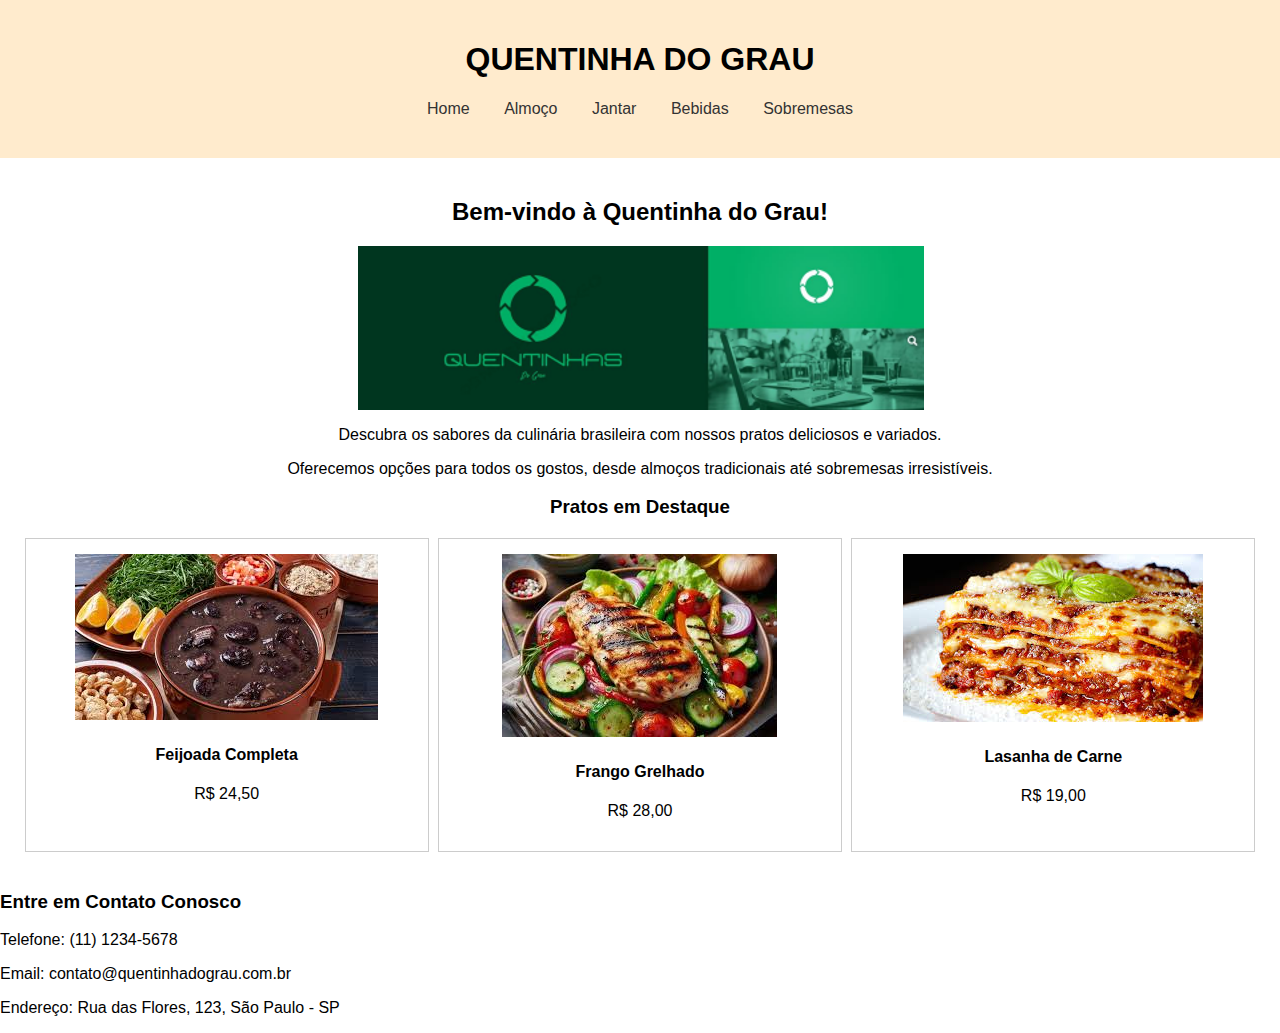
<file: index.html>
<!DOCTYPE html>
<html lang="en">
<head>
    <meta charset="UTF-8">
    <meta name="viewport" content="width=device-width, initial-scale=1.0">
    
    <title>Quentinha do Grau - Home</title>
    <style>
        body {
            font-family: Arial, sans-serif;
            margin: 0;
            padding: 0;
            background-image: url(); /* Adicione a URL da imagem de fundo se necessário */
        }
        header {
            background-color: blanchedalmond;
            padding: 20px;
            text-align: center;
        }
        nav {
            margin: 20px 0;
        }
        nav a {
            margin: 0 15px;
            text-decoration: none;
            color: #333;
        }
        main {
            padding: 20px;
            text-align: center; /* Centraliza o conteúdo principal */
        }
        .featured {
            display: flex;
            justify-content: space-around;
            margin-top: 20px;
        }
        .item {
            border: 1px solid #ccc;
            padding: 15px;
            text-align: center;
            width: 30%;
        }
        .item img {
            max-width: 100%;
            height: auto;
        }
        .contact {
            margin-top: 40px;
            padding: 20px;
            background-color: #f9f9f9;
            border-top: 1px solid #ccc;
        }
        .contact h3 {
            margin-bottom: 10px;
        }
    </style>
</head>
<body>
    <header>
        <h1>QUENTINHA DO GRAU</h1>
        <nav>
            <a href="index.html">Home</a>
            <a href="Almoco.html">Almoço</a>
            <a href="jantar.html">Jantar</a>
            <a href="bebidas.html">Bebidas</a>
            <a href="sobremesas.html">Sobremesas</a>
        </nav>
    </header>

    <main>
        <h2>Bem-vindo à Quentinha do Grau!</h2>
        <img src="./Imagem/Foto.png" alt="" style="max-width: 300000px; margin: 0 auto; display: block;" />
        <p>Descubra os sabores da culinária brasileira com nossos pratos deliciosos e variados.</p>
        <p>Oferecemos opções para todos os gostos, desde almoços tradicionais até sobremesas irresistíveis.</p>

        <h3>Pratos em Destaque</h3>
        <div class="featured">
            <div class="item">
                <img src="./Imagem/Feijoda.jfif" alt="Feijoada Completa" />
                <h4>Feijoada Completa</h4>
                <p>R$ 24,50</p>
            </div>
            <div class="item">
                <img src="./Imagem/Frango.jfif" alt="Frango Grelhado" />
                <h4>Frango Grelhado</h4>
                <p>R$ 28,00</p>
            </div>
            <div class="item">
                <img src="./Imagem/Lasanha.jfif" alt="Lasagna de Carne" />
                <h4>Lasanha de Carne</h4>
                <p>R$ 19,00</p>
            </div>
        </div>
    </main>

    <div class="Contato">
        <h3>Entre em Contato Conosco</h3>
        <p>Telefone: (11) 1234-5678</p>
        <p>Email: contato@quentinhadograu.com.br</p>
        <p>Endereço: Rua das Flores, 123, São Paulo - SP</p>
    </div>
</body>
</html>
</file>
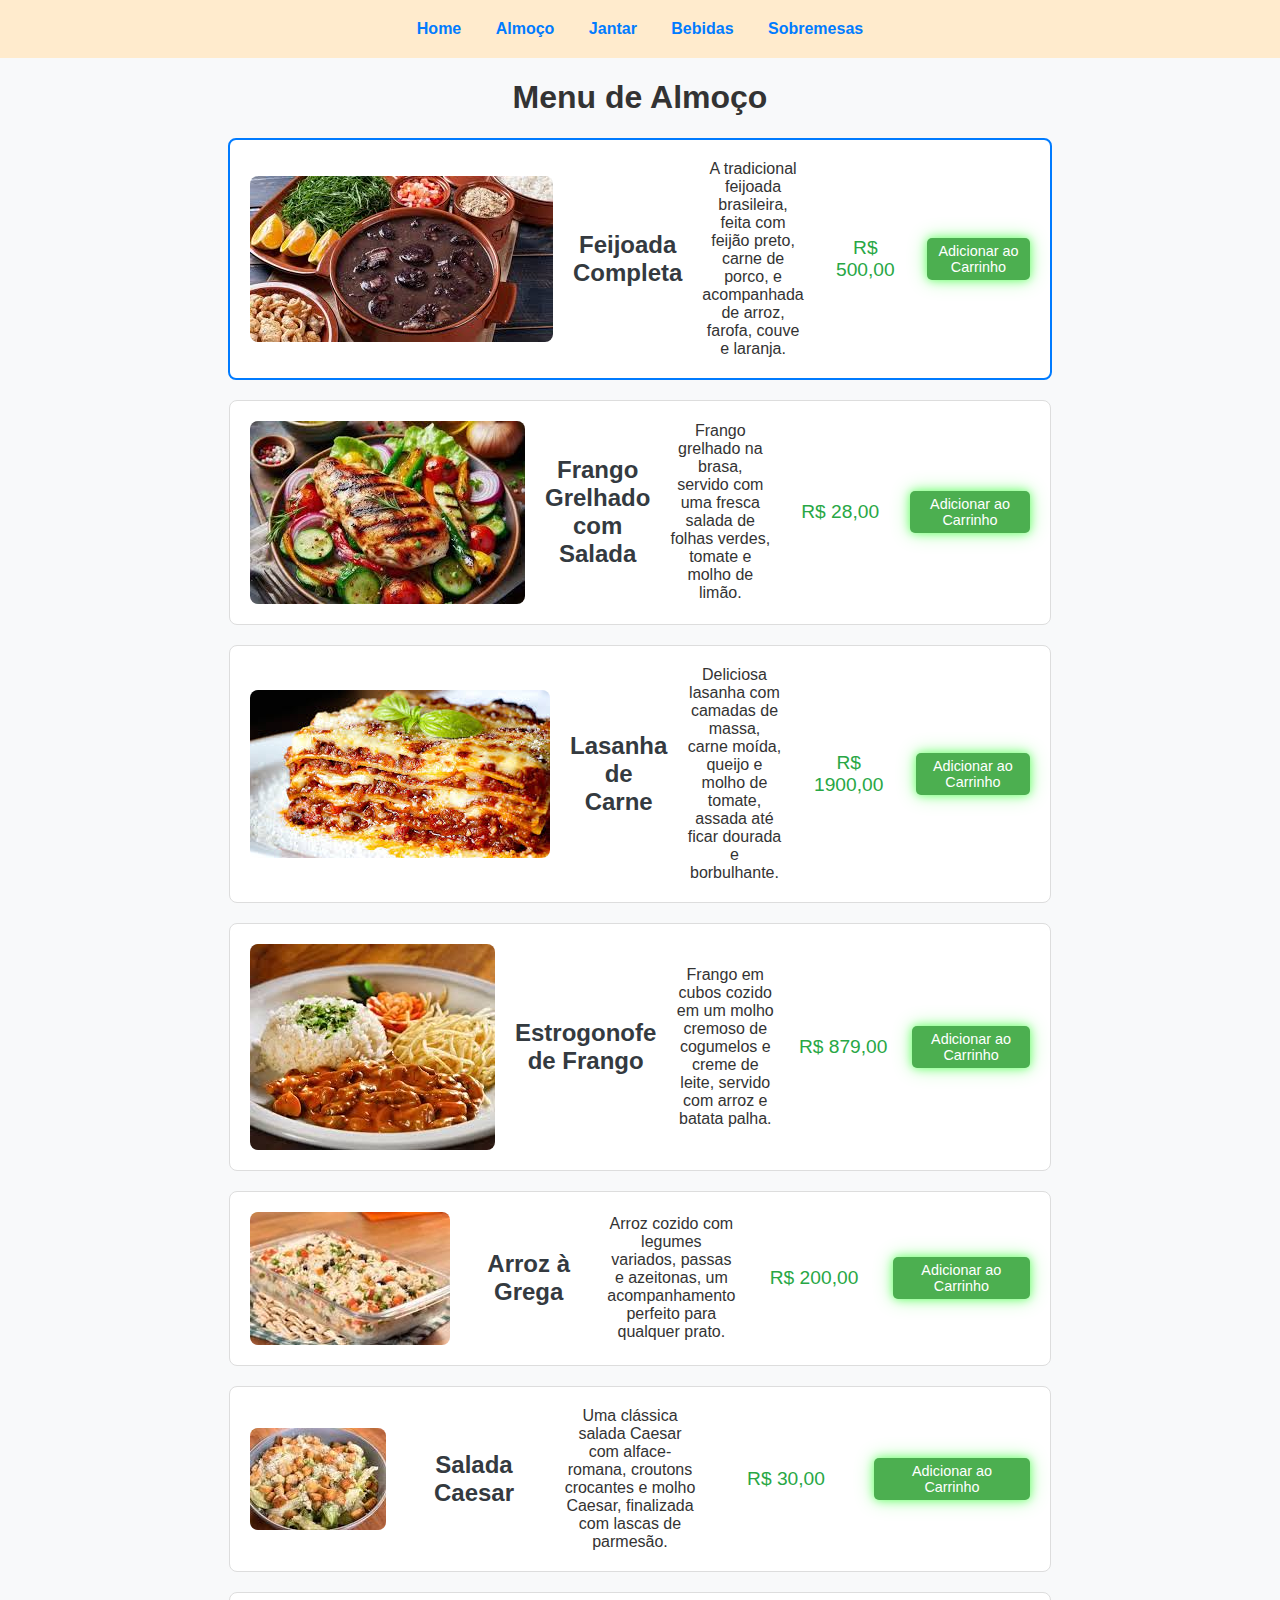
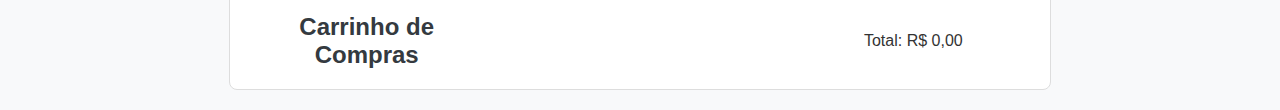
<file: Almoco.html>
<!DOCTYPE html>
<html lang="en">
<head>
    <meta charset="UTF-8">
    <meta name="viewport" content="width=device-width, initial-scale=1.0">
    <link rel="stylesheet" href="./style.css">
    <script src="./main.js"></script>
    <title>Almoço - Quentinha do Grau</title>
</head>
<body>
    <header>
        <nav>
            <a href="index.html">Home</a>
            <a href="Almoco.html">Almoço</a>
            <a href="jantar.html">Jantar</a>
            <a href="bebidas.html">Bebidas</a>
            <a href="sobremesas.html">Sobremesas</a>
        </nav>
    </header>

    

    <h1 style="text-align: center;">Menu de Almoço</h1>

    <div class="Imagem_Almoço1">
        <img src="./Imagem/Feijoda.jfif" title="Almoço1" />
        <h3>Feijoada Completa</h3>
        <p>A tradicional feijoada brasileira, feita com feijão preto, carne de porco, e acompanhada de arroz, farofa, couve e laranja.</p>
        <p class="preco">R$ 500,00</p>
        <button onclick="addToCart('Feijoada Completa', 500)">Adicionar ao Carrinho</button>
    </div>

    <div class="ImagemAlmoço2">
        <img src="./Imagem/Frango.jfif" title="Almoço2" />
        <h3>Frango Grelhado com Salada</h3>
        <p>Frango grelhado na brasa, servido com uma fresca salada de folhas verdes, tomate e molho de limão.</p>
        <p class="preco">R$ 28,00</p>
        <button onclick="addToCart('Frango Grelhado com Salada', 28)">Adicionar ao Carrinho</button>
    </div>

    <div class="ImagemAlmoço3">
        <img src="./Imagem/Lasanha.jfif" title="Almoço3" />
        <h3>Lasanha de Carne</h3>
        <p>Deliciosa lasanha com camadas de massa, carne moída, queijo e molho de tomate, assada até ficar dourada e borbulhante.</p>
        <p class="preco">R$ 1900,00</p>
        <button onclick="addToCart('Lasanha de Carne', 1900)">Adicionar ao Carrinho</button>
    </div>

    <div class="ImagemAlmoço4">
        <img src="./Imagem/Estrogonofe.jfif" title="Almoço4" />
        <h3>Estrogonofe de Frango</h3>
        <p>Frango em cubos cozido em um molho cremoso de cogumelos e creme de leite, servido com arroz e batata palha.</p>
        <p class="preco">R$ 879,00</p>
        <button onclick="addToCart('Estrogonofe de Frango', 879)">Adicionar ao Carrinho</button>
    </div>

    <div class="ImagemAlmoço5">
        <img src="./Imagem/Arroz.jfif" title="Almoço5" />
        <h3>Arroz à Grega</h3>
        <p>Arroz cozido com legumes variados, passas e azeitonas, um acompanhamento perfeito para qualquer prato.</p>
        <p class="preco">R$ 200,00</p>
        <button onclick="addToCart('Arroz à Grega', 200)">Adicionar ao Carrinho</button>
    </div>

    <div class="Imagem_Almoço6">
        <img src="./Imagem/salada.jfif" title="Almoço6" />
        <h3>Salada Caesar</h3>
        <p>Uma clássica salada Caesar com alface-romana, croutons crocantes e molho Caesar, finalizada com lascas de parmesão.</p>
        <p class="preco">R$ 30,00</p>
        <button onclick="addToCart('Salada Caesar', 30)">Adicionar ao Carrinho</button>
    </div>

    <div id="cart" class="cart">
        <h3>Carrinho de Compras</h3>
        <ul id="cart-items"></ul>
        <p id="total-price">Total: R$ 0,00</p>
    </div>
</body>
</html>
</file>
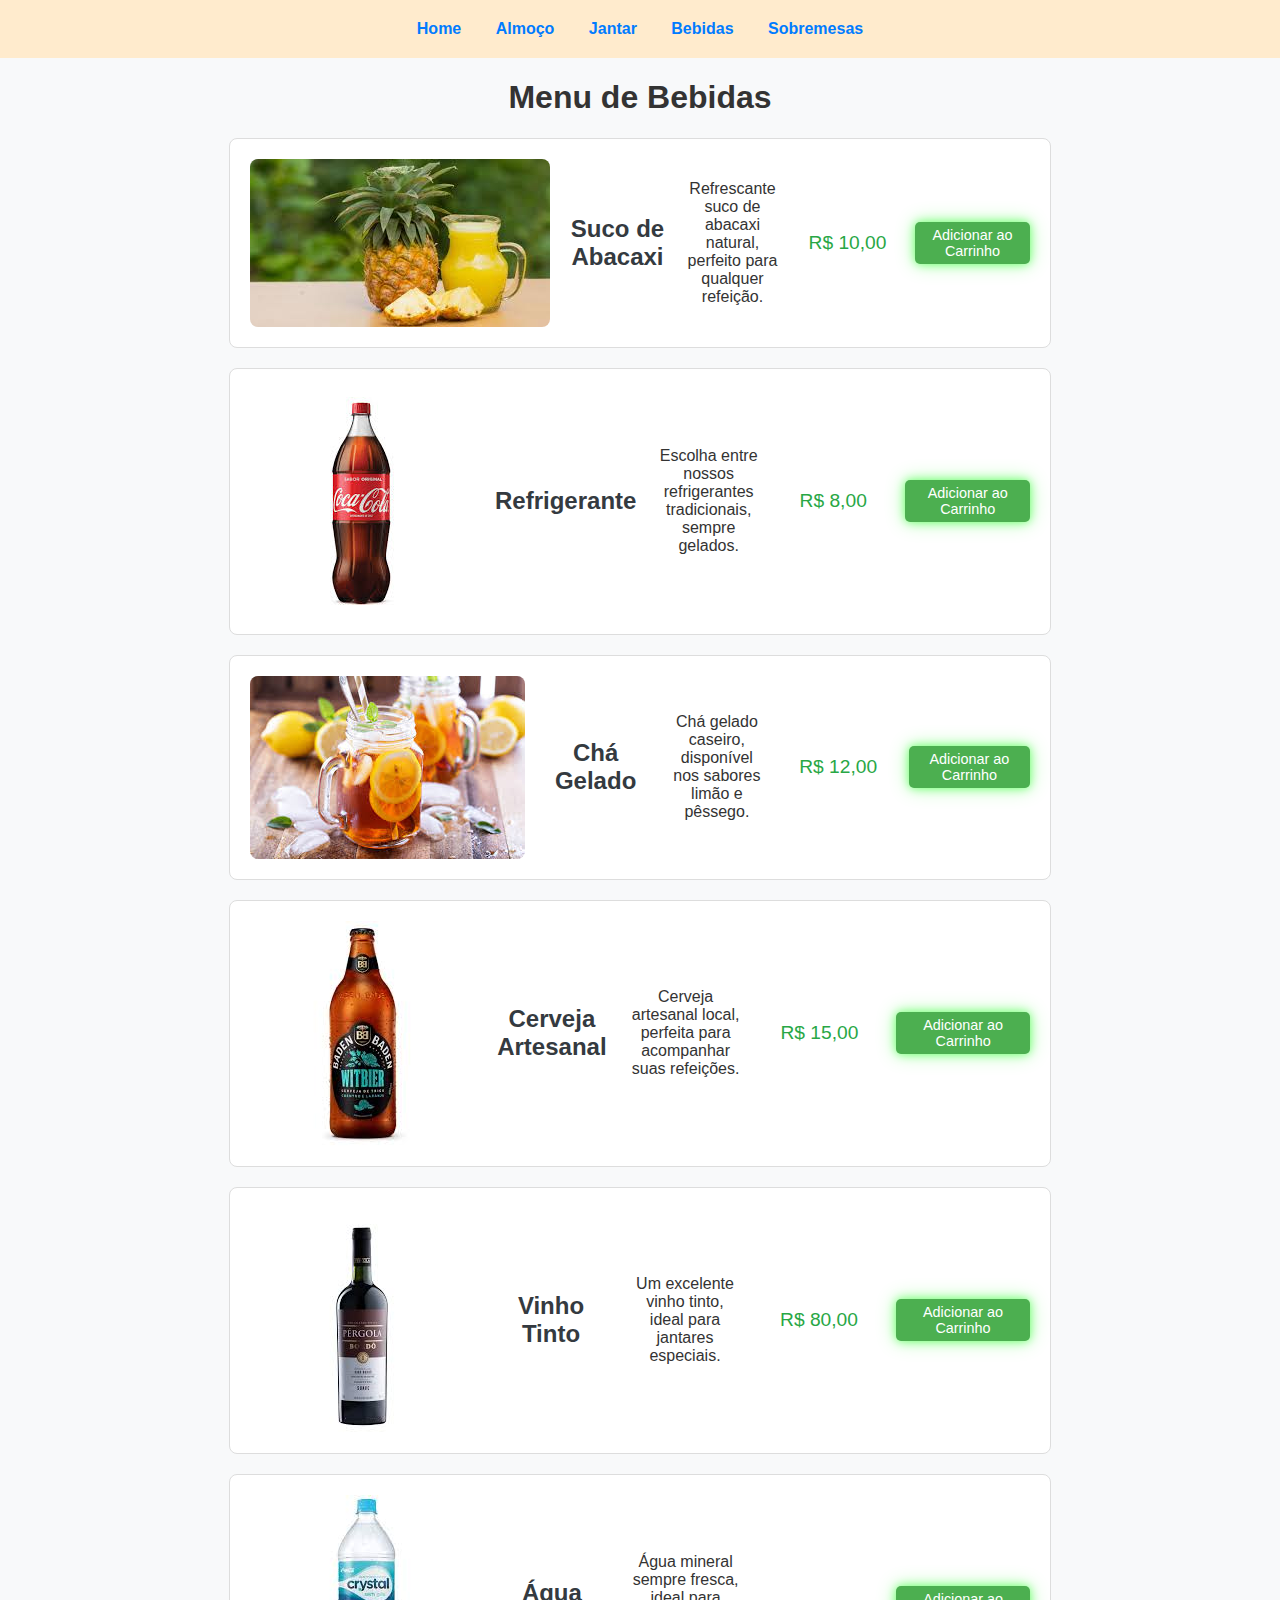
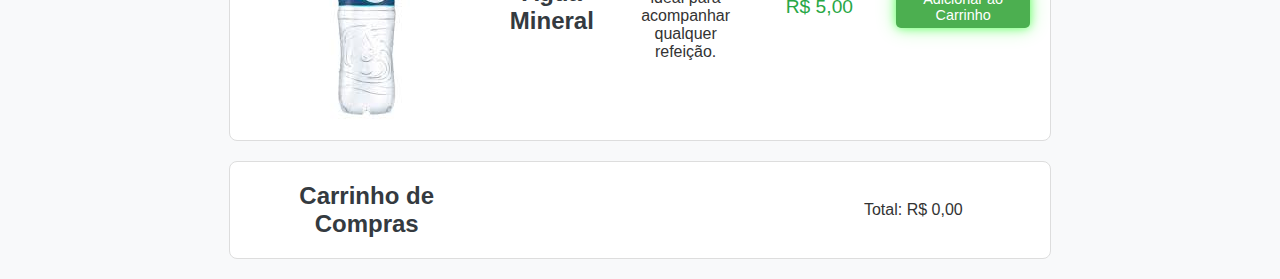
<file: bebidas.html>
<!DOCTYPE html>
<html lang="en">
<head>
    <meta charset="UTF-8">
    <meta name="viewport" content="width=device-width, initial-scale=1.0">
    <link rel="stylesheet" href="./style.css">
    <script src="./main.js"></script>
    <title>Bebidas - Quentinha do Grau</title>
</head>
<body>
    <header>
        <nav>
            <a href="index.html">Home</a>
            <a href="Almoco.html">Almoço</a>
            <a href="jantar.html">Jantar</a>
            <a href="bebidas.html">Bebidas</a>
            <a href="sobremesas.html">Sobremesas</a>
        </nav>
    </header>

    <h1 style="text-align: center;">Menu de Bebidas</h1>

    <div class="Imagem_Bebida1">
        <img src="./Imagem/Abacaixi.jfif" title="Bebida1" />
        <h3>Suco de Abacaxi</h3>
        <p>Refrescante suco de abacaxi natural, perfeito para qualquer refeição.</p>
        <p class="preco">R$ 10,00</p>
        <button onclick="addToCart('Suco de Abacaxi', 10)">Adicionar ao Carrinho</button>
    </div>

    <div class="Imagem_Bebida2">
        <img src="./Imagem/Coca.jfif" title="Bebida2" />
        <h3>Refrigerante</h3>
        <p>Escolha entre nossos refrigerantes tradicionais, sempre gelados.</p>
        <p class="preco">R$ 8,00</p>
        <button onclick="addToCart('Refrigerante', 8)">Adicionar ao Carrinho</button>
    </div>

    <div class="Imagem_Bebida3">
        <img src="./Imagem/Cha.jfif" title="Bebida3" />
        <h3>Chá Gelado</h3>
        <p>Chá gelado caseiro, disponível nos sabores limão e pêssego.</p>
        <p class="preco">R$ 12,00</p>
        <button onclick="addToCart('Chá Gelado', 12)">Adicionar ao Carrinho</button>
    </div>

    <div class="Imagem_Bebida4">
        <img src="./Imagem/Ceverja.jfif" title="Bebida4" />
        <h3>Cerveja Artesanal</h3>
        <p>Cerveja artesanal local, perfeita para acompanhar suas refeições.</p>
        <p class="preco">R$ 15,00</p>
        <button onclick="addToCart('Cerveja Artesanal', 15)">Adicionar ao Carrinho</button>
    </div>

    <div class="Imagem_Bebida5">
        <img src="./Imagem/vinho.jfif" title="Bebida5" />
        <h3>Vinho Tinto</h3>
        <p>Um excelente vinho tinto, ideal para jantares especiais.</p>
        <p class="preco">R$ 80,00</p>
        <button onclick="addToCart('Vinho Tinto', 80)">Adicionar ao Carrinho</button>
    </div>

    <div class="Imagem_Bebida6">
        <img src="./Imagem/agua.jfif" title="Bebida6" />
        <h3>Água Mineral</h3>
        <p>Água mineral sempre fresca, ideal para acompanhar qualquer refeição.</p>
        <p class="preco">R$ 5,00</p>
        <button onclick="addToCart('Água Mineral', 5)">Adicionar ao Carrinho</button>
    </div>

    <div id="cart" class="cart">
        <h3>Carrinho de Compras</h3>
        <ul id="cart-items"></ul>
        <p id="total-price">Total: R$ 0,00</p>
    </div>

</body>
</html>
</file>
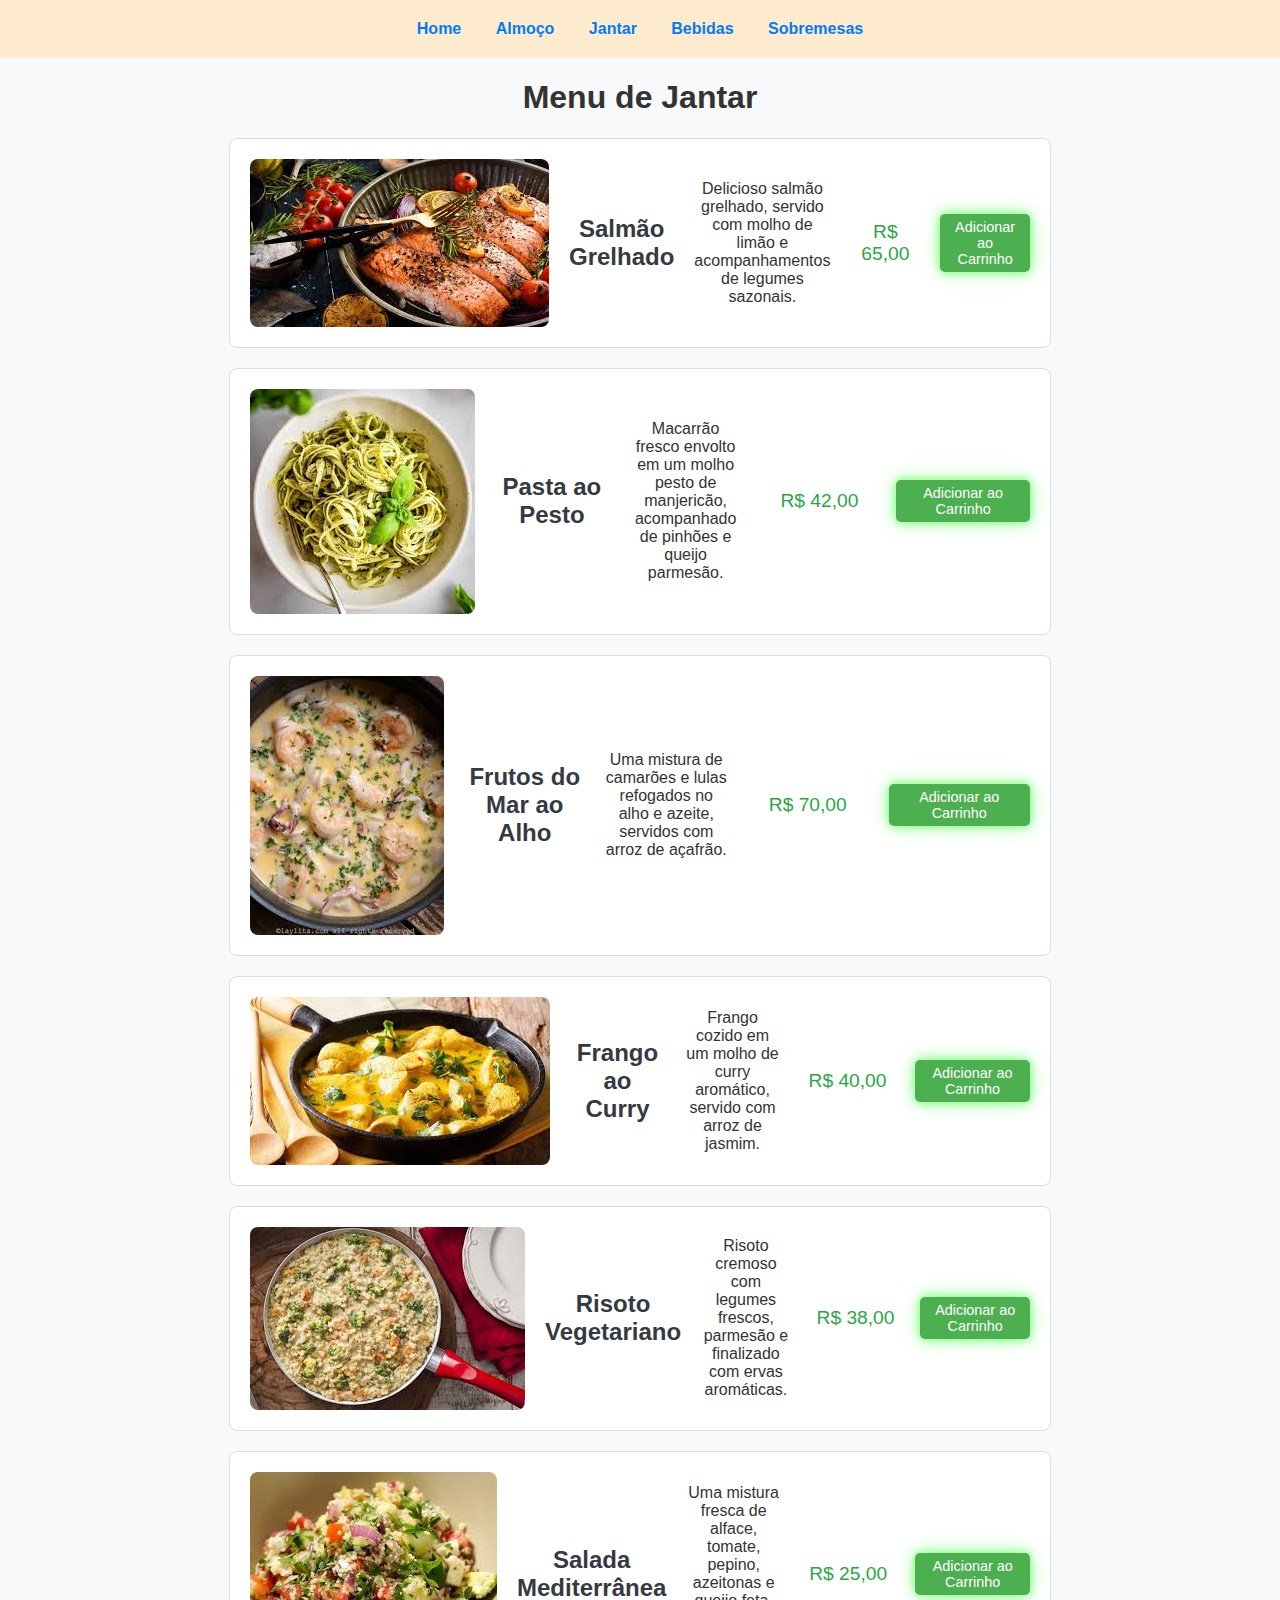
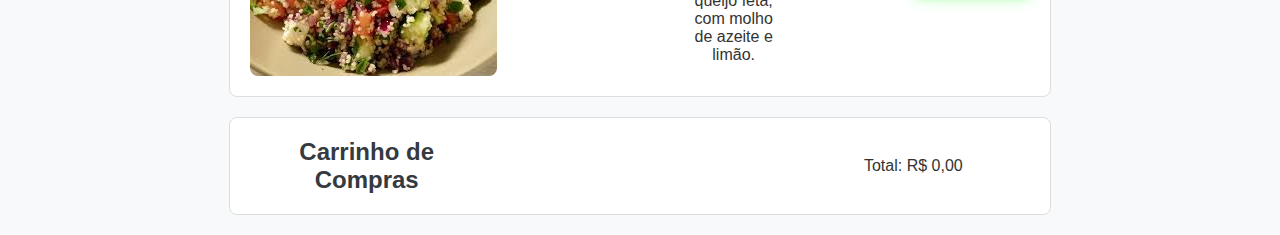
<file: jantar.html>
<!DOCTYPE html>
<html lang="en">
<head>
    <meta charset="UTF-8">
    <meta name="viewport" content="width=device-width, initial-scale=1.0">
    <link rel="stylesheet" href="./style.css">
    <script src="./main.js"></script>
    <title>Jantar - Quentinha do Grau</title>
</head>
<body>
    <header>
        <nav>
            <a href="index.html">Home</a>
            <a href="Almoco.html">Almoço</a>
            <a href="jantar.html">Jantar</a>
            <a href="bebidas.html">Bebidas</a>
            <a href="sobremesas.html">Sobremesas</a>
        </nav>
    </header>

    <h1 style="text-align: center;">Menu de Jantar</h1>

    <div class="Imagem_Jantar1">
        <img src="./Imagem/Salmao.jfif" title="Jantar1" />
        <h3>Salmão Grelhado</h3>
        <p>Delicioso salmão grelhado, servido com molho de limão e acompanhamentos de legumes sazonais.</p>
        <p class="preco">R$ 65,00</p>
        <button onclick="addToCart('Salmão Grelhado', 65)">Adicionar ao Carrinho</button>
    </div>

    <div class="Imagem_Jantar2">
        <img src="./Imagem/Pasta.jfif" title="Jantar2" />
        <h3>Pasta ao Pesto</h3>
        <p>Macarrão fresco envolto em um molho pesto de manjericão, acompanhado de pinhões e queijo parmesão.</p>
        <p class="preco">R$ 42,00</p>
        <button onclick="addToCart('Pasta ao Pesto', 42)">Adicionar ao Carrinho</button>
    </div>

    <div class="Imagem_Jantar3">
        <img src="./Imagem/Frutos.jfif" title="Jantar3" />
        <h3>Frutos do Mar ao Alho</h3>
        <p>Uma mistura de camarões e lulas refogados no alho e azeite, servidos com arroz de açafrão.</p>
        <p class="preco">R$ 70,00</p>
        <button onclick="addToCart('Frutos do Mar ao Alho', 70)">Adicionar ao Carrinho</button>
    </div>

    <div class="Imagem_Jantar4">
        <img src="./Imagem/Frango ao Curry.jfif" title="Jantar4" />
        <h3>Frango ao Curry</h3>
        <p>Frango cozido em um molho de curry aromático, servido com arroz de jasmim.</p>
        <p class="preco">R$ 40,00</p>
        <button onclick="addToCart('Frango ao Curry', 40)">Adicionar ao Carrinho</button>
    </div>

    <div class="Imagem_Jantar5">
        <img src="./Imagem/Risoto.jfif" title="Jantar5" />
        <h3>Risoto Vegetariano</h3>
        <p>Risoto cremoso com legumes frescos, parmesão e finalizado com ervas aromáticas.</p>
        <p class="preco">R$ 38,00</p>
        <button onclick="addToCart('Risoto Vegetariano', 38)">Adicionar ao Carrinho</button>
    </div>

    <div class="Imagem_Jantar6">
        <img src="./Imagem/Salada mediter.jfif" title="Jantar6" />
        <h3>Salada Mediterrânea</h3>
        <p>Uma mistura fresca de alface, tomate, pepino, azeitonas e queijo feta, com molho de azeite e limão.</p>
        <p class="preco">R$ 25,00</p>
        <button onclick="addToCart('Salada Mediterrânea', 25)">Adicionar ao Carrinho</button>
    </div>

    <div id="cart" class="cart">
        <h3>Carrinho de Compras</h3>
        <ul id="cart-items"></ul>
        <p id="total-price">Total: R$ 0,00</p>
    </div>

</body>
</html>
</file>
<file: style.css>
/* Reset some basic styles */
body {
    margin: 0;
    font-family: Arial, sans-serif;
    background-color: #f8f9fa;
    color: #333;
}

/* Navigation links */
a {
    margin: 0 15px;
    text-decoration: none;
    color: #007bff;
    font-weight: bold;
}

a:hover {
    text-decoration: underline;
}

/* Container for meal items */
div {
    max-width: 800px;
    margin: 20px auto;
    padding: 10px;
    border: 1px solid #ddd;
    background-color: #fff;
    border-radius: 8px;
}

/* Meal item styling */
h3 {
    font-size: 1.5em;
    color: #343a40;
}

img {
    max-width: 100%;
    height: auto;
    border-radius: 8px;
}

.preco {
    font-size: 1.2em;
    color: #28a745; /* Green for prices */
    margin-top: 10px;
}

/* Flexbox for meal layout */
div {
    display: flex;
    flex-direction: column;
    align-items: center;
    text-align: center;
    margin-bottom: 20px;
}

/* Style for the first meal item for emphasis */
.Imagem_Almoço1 {
    border: 2px solid #007bff;
    padding: 10px;
    border-radius: 8px;
}

/* Responsive adjustments */
@media (min-width: 600px) {
    div {
        flex-direction: row;
        justify-content: space-around;
    }
    div > * {
        flex: 1;
        margin: 10px;
    }
}

header {
    background-color: blanchedalmond;
    padding: 20px;
    text-align: center;
}
/* Estilo do botão LED */
button {
    background-color: #4caf50; /* Cor de fundo padrão */
    color: white;
    border: none;
    border-radius: 5px;
    padding: 5px 10px; /* Diminuído o padding */
    font-size: 0.9em; /* Diminuído o tamanho da fonte */
    cursor: pointer;
    box-shadow: 0 0 10px rgba(0, 255, 0, 0.5), 0 0 20px rgba(0, 255, 0, 0.3);
    transition: all 0.3s ease;
    position: relative; /* Para o efeito de brilho */
}
</file>
